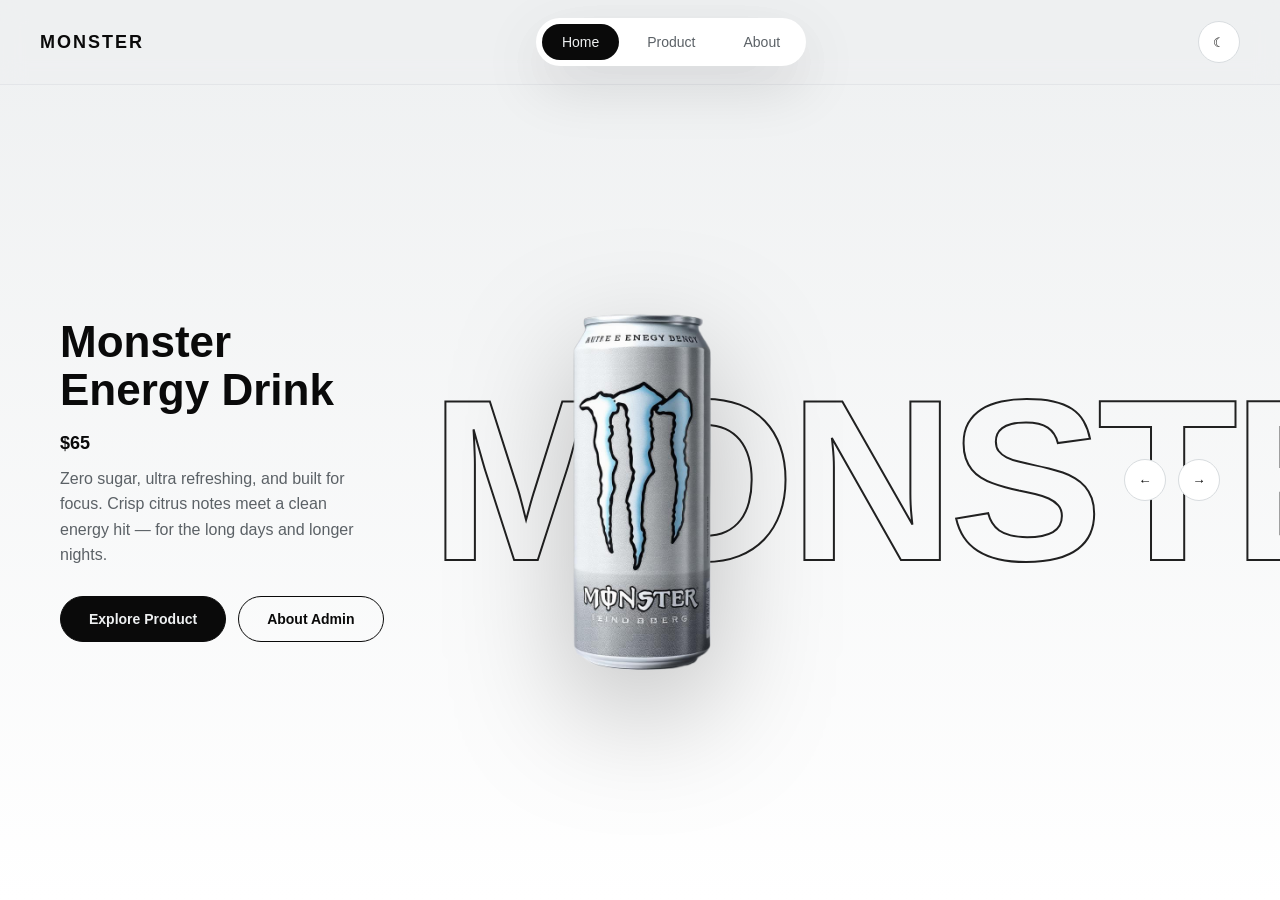
<file: index.html>
<!DOCTYPE html>
<html lang="en">
<head>
<meta charset="UTF-8" />
<meta name="viewport" content="width=device-width, initial-scale=1" />
<title>Monster — White Energy Drink</title>
<link rel="stylesheet" href="styles.css" />
</head>
<body>
<nav class="nav">
  <div class="brand">MONSTER</div>
  <div class="nav-links">
    <a href="index.html">Home</a>
    <a href="product.html">Product</a>
    <a href="about.html">About</a>
  </div>
  <div class="nav-actions">
    <button class="icon-btn" id="themeToggle" aria-label="Toggle theme">☾</button>
  </div>
</nav>

<section class="hero">
  <div class="hero-text reveal">
    <h1>Monster<br/>Energy Drink</h1>
    <div class="price">$65</div>
    <p>Zero sugar, ultra refreshing, and built for focus. Crisp citrus notes meet a clean energy hit — for the long days and longer nights.</p>
    <div class="cta-group">
      <a href="product.html" class="btn">Explore Product</a>
      <a href="about.html" class="btn ghost">About Admin</a>
    </div>
  </div>

  <div class="hero-stage">
    <div class="bg-text">MONSTER</div>
    <img class="hero-can" src="assets/can.png" alt="White Monster can" />
  </div>

  <div class="hero-right reveal">
    <div class="arrows">
      <button class="icon-btn" id="prevCan" aria-label="Previous can">←</button>
      <button class="icon-btn" id="nextCan" aria-label="Next can">→</button>
    </div>
  </div>
</section>

<script src="script.js"></script>
</body>
</html>
</file>
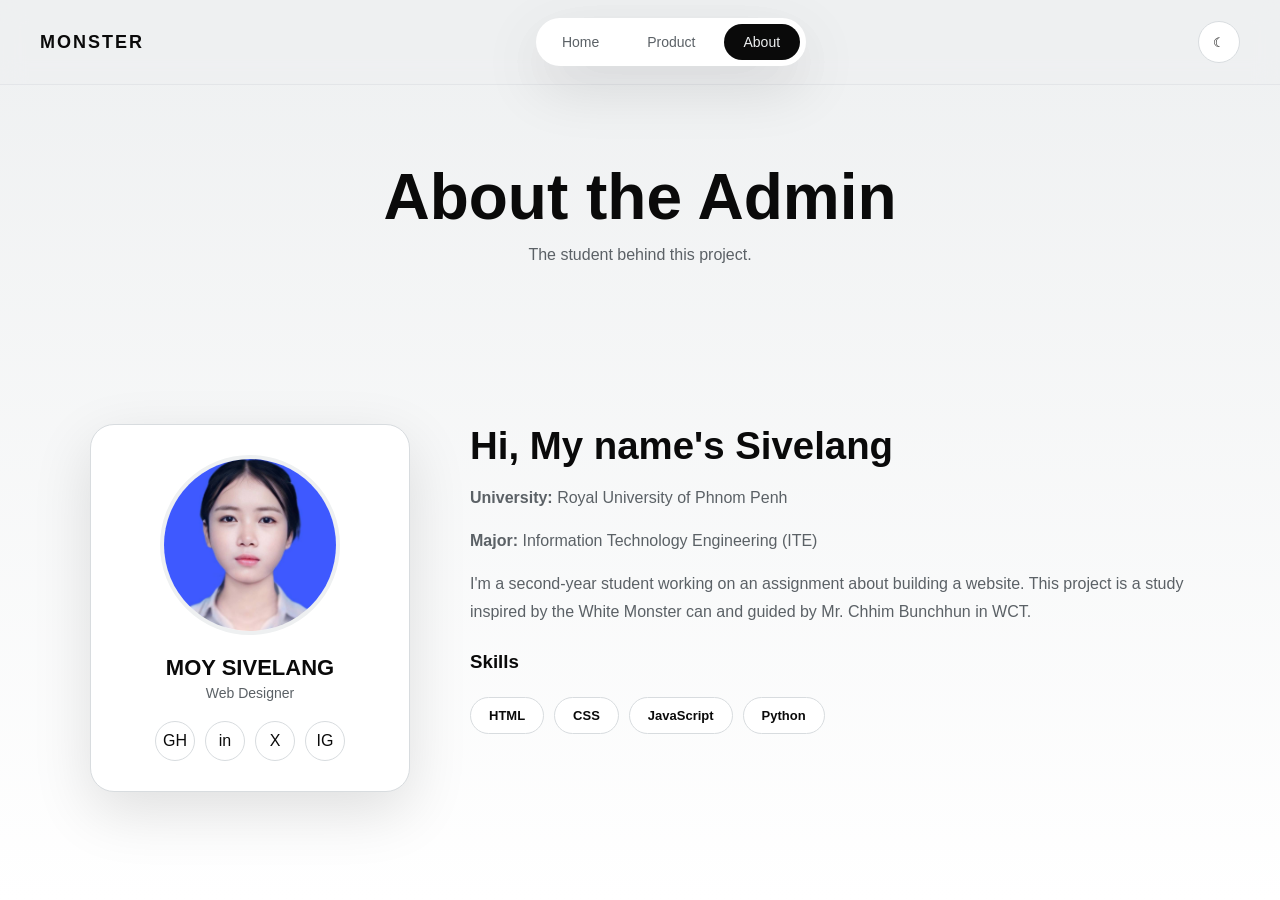
<file: about.html>
<!DOCTYPE html>
<html lang="en">
<head>
<meta charset="UTF-8" />
<meta name="viewport" content="width=device-width, initial-scale=1" />
<title>About Admin</title>
<link rel="stylesheet" href="styles.css" />
</head>
<body>
<nav class="nav">
  <div class="brand">MONSTER</div>
  <div class="nav-links">
    <a href="index.html">Home</a>
    <a href="product.html">Product</a>
    <a href="about.html">About</a>
  </div>
  <div class="nav-actions">
    <button class="icon-btn" id="themeToggle" aria-label="Toggle theme">☾</button>
  </div>
</nav>

<header class="page-hero">
  <h1 class="reveal">About the Admin</h1>
  <p class="reveal">The student behind this project.</p>
</header>

<section class="section">
  <div class="about-grid">
    <aside class="profile-card reveal">
      <img src="assets/profile.jpg" alt="Profile photo" />
      <h3>MOY SIVELANG</h3>
      <div class="role">Web Designer</div>
      <div class="socials">
        <a href="#" aria-label="GitHub">GH</a>
        <a href="#" aria-label="LinkedIn">in</a>
        <a href="#" aria-label="Twitter">X</a>
        <a href="#" aria-label="Instagram">IG</a>
      </div>
    </aside>
    <div class="about-content reveal">
      <h2>Hi, My name's Sivelang</h2>
      <p><strong>University:</strong> Royal University of Phnom Penh</p>
      <p><strong>Major:</strong> Information Technology Engineering (ITE) </p>
      <p>I'm a second-year student working on an assignment about building a  website. This project is a study inspired by the White Monster can and guided by Mr. Chhim Bunchhun in WCT.</p>
      <h3 style="margin-top:24px;">Skills</h3>
      <div class="skills">
        <span class="skill">HTML</span>
        <span class="skill">CSS</span>
        <span class="skill">JavaScript</span>
        <span class="skill">Python</span>
      </div>
    </div>
  </div>
</section>

<script src="script.js"></script>
</body>
</html>
</file>
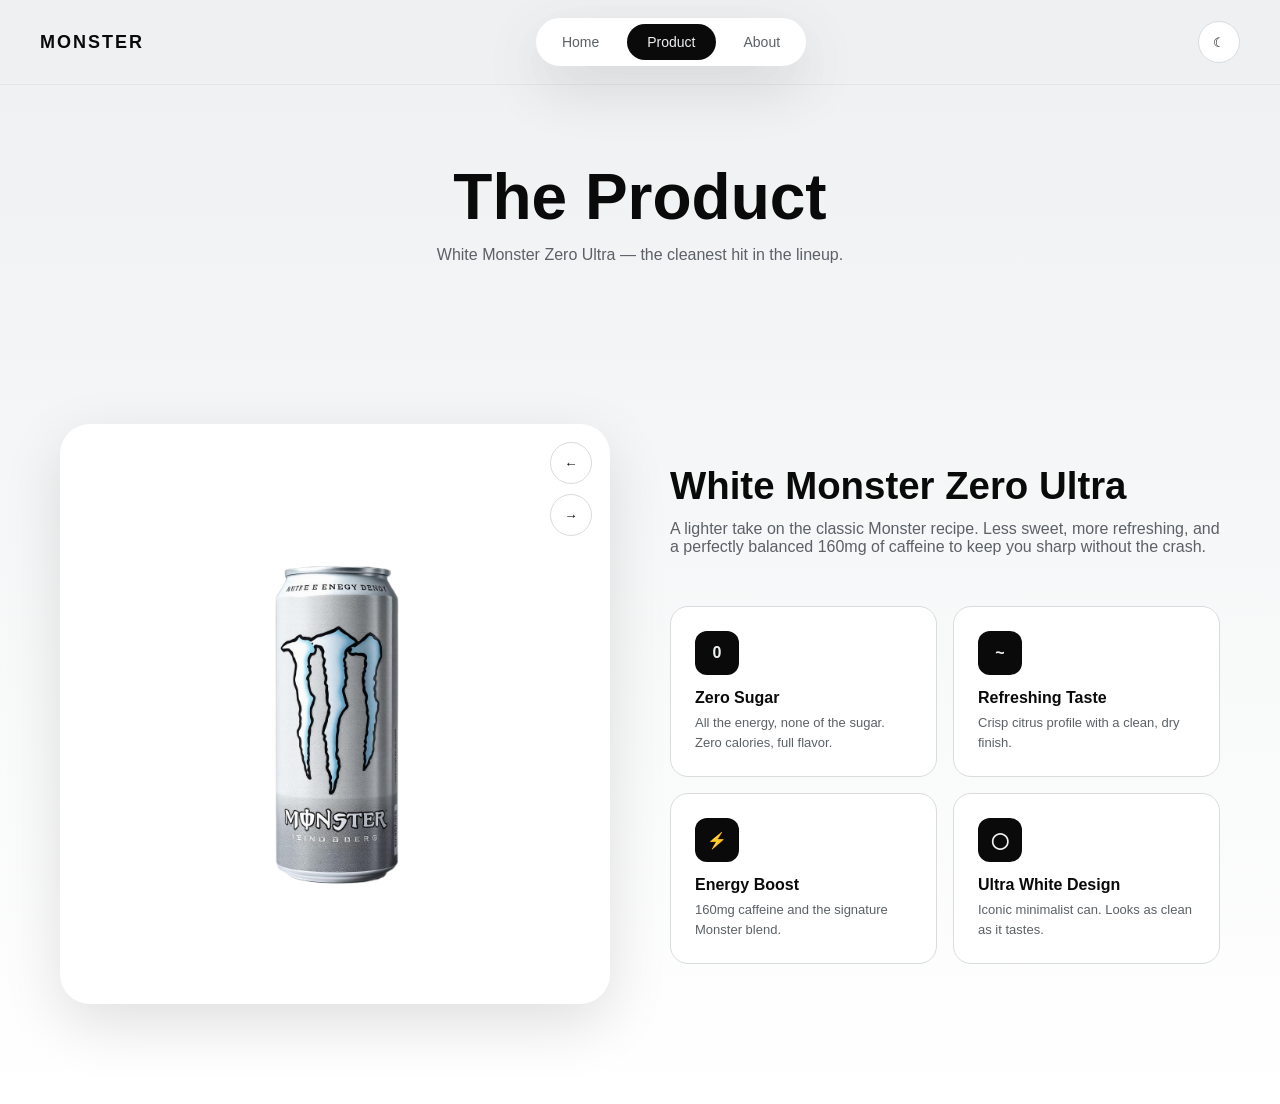
<file: product.html>
<!DOCTYPE html>
<html lang="en">
<head>
<meta charset="UTF-8" />
<meta name="viewport" content="width=device-width, initial-scale=1" />
<title>Product — White Monster Ultra</title>
<link rel="stylesheet" href="styles.css" />
</head>
<body>
<nav class="nav">
  <div class="brand">MONSTER</div>
  <div class="nav-links">
    <a href="index.html">Home</a>
    <a href="product.html">Product</a>
    <a href="about.html">About</a>
  </div>
  <div class="nav-actions">
    <button class="icon-btn" id="themeToggle" aria-label="Toggle theme">☾</button>
  </div>
</nav>

<header class="page-hero">
  <h1 class="reveal">The Product</h1>
  <p class="reveal">White Monster Zero Ultra — the cleanest hit in the lineup.</p>
</header>

<section class="section">
  <div class="product-grid">
    <div class="product-img reveal">
      <div class="product-img-stage">
        <img class="product-main" src="assets/can.png" alt="White Monster can" />
      </div>
      <div class="product-controls" aria-hidden="false">
        <button class="icon-btn" id="productPrev" aria-label="Previous color">←</button>
        <button class="icon-btn" id="productNext" aria-label="Next color">→</button>
      </div>
    </div>
    <div class="reveal">
      <h2>White Monster Zero Ultra</h2>
      <p class="lead">A lighter take on the classic Monster recipe. Less sweet, more refreshing, and a perfectly balanced 160mg of caffeine to keep you sharp without the crash.</p>
      <div class="features">
        <div class="feature-card">
          <div class="icon">0</div>
          <h3>Zero Sugar</h3>
          <p>All the energy, none of the sugar. Zero calories, full flavor.</p>
        </div>
        <div class="feature-card">
          <div class="icon">~</div>
          <h3>Refreshing Taste</h3>
          <p>Crisp citrus profile with a clean, dry finish.</p>
        </div>
        <div class="feature-card">
          <div class="icon">⚡</div>
          <h3>Energy Boost</h3>
          <p>160mg caffeine and the signature Monster blend.</p>
        </div>
        <div class="feature-card">
          <div class="icon">◯</div>
          <h3>Ultra White Design</h3>
          <p>Iconic minimalist can. Looks as clean as it tastes.</p>
        </div>
      </div>
    </div>
  </div>
</section>

<script src="script.js"></script>
</body>
</html>
</file>
<file: styles.css>
:root {
  --bg: #eef0f1;
  --bg-2: #ffffff;
  --surface: #ffffff;
  --text: #0a0a0a;
  --muted: #5b6166;
  --silver: #c8ccd0;
  --line: #d8dcdf;
  --accent: #0a0a0a;
  --shadow: 0 20px 60px rgba(0,0,0,.12);
  --radius: 999px;
  --ease: cubic-bezier(.2,.7,.2,1);
}
.dark {
  --bg: #0c0d0f;
  --bg-2: #131518;
  --surface: #16181c;
  --text: #f4f5f7;
  --muted: #9aa0a6;
  --silver: #2a2d31;
  --line: #25282d;
  --accent: #ffffff;
  --shadow: 0 20px 60px rgba(0,0,0,.5);
}

* { box-sizing: border-box; margin: 0; padding: 0; }
html { scroll-behavior: smooth; }
body {
  font-family: -apple-system, BlinkMacSystemFont, "Segoe UI", Inter, sans-serif;
  background: linear-gradient(180deg, var(--bg) 0%, var(--bg-2) 100%);
  color: var(--text);
  min-height: 100vh;
  -webkit-font-smoothing: antialiased;
  transition: background .4s var(--ease), color .4s var(--ease);
}
img { max-width: 100%; display: block; }
a { color: inherit; text-decoration: none; }

/* NAV */
.nav {
  position: fixed; top: 0; left: 0; right: 0; z-index: 50;
  display: flex; align-items: center; justify-content: space-between;
  padding: 18px 40px;
  backdrop-filter: blur(12px);
  background: color-mix(in oklab, var(--bg) 70%, transparent);
  border-bottom: 1px solid color-mix(in oklab, var(--line) 50%, transparent);
}
.brand { font-weight: 900; letter-spacing: 2px; font-size: 18px; }
.nav-links { display: flex; gap: 8px; background: var(--surface); padding: 6px; border-radius: var(--radius); box-shadow: var(--shadow); }
.nav-links a {
  padding: 10px 20px; border-radius: var(--radius); font-size: 14px;
  color: var(--muted); transition: all .25s var(--ease);
}
.nav-links a:hover, .nav-links a.active { background: var(--accent); color: var(--bg); }
.nav-actions { display: flex; gap: 10px; }
.icon-btn {
  width: 42px; height: 42px; border-radius: 50%;
  border: 1px solid var(--line); background: var(--surface);
  display: grid; place-items: center; cursor: pointer; color: var(--text);
  transition: transform .25s var(--ease), background .25s var(--ease);
}
.icon-btn:hover { transform: translateY(-2px); background: var(--accent); color: var(--bg); }

/* HERO */
.hero {
  min-height: 100vh; padding: 120px 60px 60px;
  display: grid; grid-template-columns: 1fr 1.2fr 1fr; align-items: center; gap: 20px;
  position: relative; overflow: hidden;
}
.hero-text { z-index: 3; }
.hero-text h1 { font-size: clamp(28px, 3.5vw, 44px); font-weight: 700; line-height: 1.1; }
.hero-text .price { margin-top: 18px; font-size: 18px; font-weight: 600; }
.hero-text p { margin-top: 12px; color: var(--muted); max-width: 320px; line-height: 1.6; }
.cta-group { margin-top: 28px; display: flex; gap: 12px; flex-wrap: wrap; }
.btn {
  padding: 14px 28px; border-radius: var(--radius); border: 1px solid var(--accent);
  background: var(--accent); color: var(--bg); font-weight: 600; cursor: pointer;
  transition: all .3s var(--ease); font-size: 14px;
}
.btn:hover { transform: translateY(-3px); box-shadow: var(--shadow); }
.btn.ghost { background: transparent; color: var(--text); }
.btn.ghost:hover { background: var(--accent); color: var(--bg); }

.hero-stage { position: relative; height: 600px; display: grid; place-items: center; }
.bg-text {
  position: absolute; inset: 0; display: grid; place-items: center;
  font-size: clamp(120px, 18vw, 260px); font-weight: 900; letter-spacing: -6px;
  color: transparent; -webkit-text-stroke: 2px var(--text);
  white-space: nowrap; pointer-events: none; z-index: 1;
  opacity: .9;
}
.dark .bg-text { -webkit-text-stroke: 2px var(--text); }
.hero-can {
  position: relative; z-index: 2;
  max-height: 560px; height: auto; width: auto; display: block; margin: 0 auto;
  object-fit: contain;
  filter: drop-shadow(0 40px 60px rgba(0,0,0,.25));
  animation: float 6s ease-in-out infinite;
}
@keyframes float {
  0%,100% { transform: translateY(0); }
  50% { transform: translateY(-18px); }
}
.hero-right { z-index: 3; display: flex; flex-direction: column; align-items: flex-end; gap: 30px; }
.most-popular { font-weight: 600; }
.arrows { display: flex; gap: 12px; }

/* SECTIONS */
.section { padding: 100px 60px; }
.section h2 { font-size: clamp(28px, 3vw, 42px); font-weight: 700; margin-bottom: 12px; }
.section .lead { color: var(--muted); max-width: 600px; margin-bottom: 50px; }

/* PRODUCT PAGE */
.product-grid {
  display: grid; grid-template-columns: 1fr 1fr; gap: 60px; align-items: center;
  max-width: 1200px; margin: 0 auto;
}
.product-img {
  background: var(--surface); border-radius: 30px; padding: 40px;
  display: grid; place-items: center; box-shadow: var(--shadow);
  position: relative;
}
.product-img .product-main { max-height: 500px; width: auto; object-fit: contain; display: block; }
.product-img .product-controls {
  position: absolute; top: 18px; right: 18px; display: flex; flex-direction: column; gap: 10px;
}
.features { display: grid; grid-template-columns: repeat(2, 1fr); gap: 16px; margin-top: 30px; }
.feature-card {
  padding: 24px; background: var(--surface); border: 1px solid var(--line);
  border-radius: 18px; transition: all .3s var(--ease);
}
.feature-card:hover { transform: translateY(-6px); box-shadow: var(--shadow); border-color: var(--accent); }
.feature-card .icon {
  width: 44px; height: 44px; border-radius: 12px;
  background: var(--accent); color: var(--bg);
  display: grid; place-items: center; margin-bottom: 14px; font-weight: 800;
}
.feature-card h3 { font-size: 16px; margin-bottom: 6px; }
.feature-card p { font-size: 13px; color: var(--muted); line-height: 1.5; }

/* ABOUT */
.about-grid {
  display: grid; grid-template-columns: 320px 1fr; gap: 60px;
  max-width: 1100px; margin: 0 auto;
}
.profile-card {
  background: var(--surface); padding: 30px; border-radius: 24px;
  text-align: center; box-shadow: var(--shadow); border: 1px solid var(--line);
}
.profile-card img {
  width: 180px; height: 180px; border-radius: 50%; object-fit: cover;
  margin: 0 auto 20px; border: 4px solid var(--bg);
}
.profile-card h3 { font-size: 22px; }
.profile-card .role { color: var(--muted); margin-top: 4px; font-size: 14px; }
.socials { display: flex; justify-content: center; gap: 10px; margin-top: 20px; }
.socials a {
  width: 40px; height: 40px; border-radius: 50%; border: 1px solid var(--line);
  display: grid; place-items: center; transition: all .25s var(--ease);
}
.socials a:hover { background: var(--accent); color: var(--bg); transform: translateY(-3px); }
.about-content h2 { margin-bottom: 16px; }
.about-content p { color: var(--muted); line-height: 1.8; margin-bottom: 14px; }
.skills { display: flex; flex-wrap: wrap; gap: 10px; margin-top: 24px; }
.skill {
  padding: 10px 18px; border-radius: var(--radius); background: var(--surface);
  border: 1px solid var(--line); font-size: 13px; font-weight: 600;
  transition: all .25s var(--ease);
}
.skill:hover { background: var(--accent); color: var(--bg); transform: translateY(-2px); }

/* CONTACT */
.contact-grid {
  display: grid; grid-template-columns: 1fr 1fr; gap: 60px; max-width: 1100px; margin: 0 auto;
}
.contact-info p { color: var(--muted); line-height: 1.8; margin-bottom: 12px; }
form { display: grid; gap: 16px; }
.field label { display: block; font-size: 13px; font-weight: 600; margin-bottom: 6px; }
.field input, .field textarea {
  width: 100%; padding: 14px 18px; border-radius: 14px;
  border: 1px solid var(--line); background: var(--surface); color: var(--text);
  font-family: inherit; font-size: 14px; transition: border .25s var(--ease);
}
.field input:focus, .field textarea:focus { outline: none; border-color: var(--accent); }
.field textarea { min-height: 140px; resize: vertical; }
.error { color: #d33; font-size: 12px; margin-top: 4px; min-height: 16px; }
.success {
  padding: 14px; border-radius: 12px; background: #16a34a; color: white;
  display: none; font-size: 14px;
}
.success.show { display: block; }

/* PAGE HEADER */
.page-hero {
  padding: 160px 60px 60px; text-align: center;
}
.page-hero h1 { font-size: clamp(36px, 5vw, 64px); font-weight: 800; }
.page-hero p { color: var(--muted); margin-top: 12px; }

/* SCROLL ANIMATIONS */
.reveal { opacity: 0; transform: translateY(30px); transition: opacity .8s var(--ease), transform .8s var(--ease); }
.reveal.in { opacity: 1; transform: none; }

/* RESPONSIVE */
@media (max-width: 900px) {
  .nav { padding: 14px 18px; }
  .nav-links { display: none; }
  .hero { grid-template-columns: 1fr; padding: 110px 20px 40px; text-align: center; }
  .hero-text { order: 2; }
  .hero-text p { margin-left: auto; margin-right: auto; }
  .cta-group { justify-content: center; }
  .hero-right { display: none; }
  .hero-stage { height: 420px; }
  .hero-can { height: 380px; }
  .section { padding: 60px 20px; }
  .product-grid, .about-grid, .contact-grid { grid-template-columns: 1fr; gap: 30px; }
  .features { grid-template-columns: 1fr; }
}
</file>
